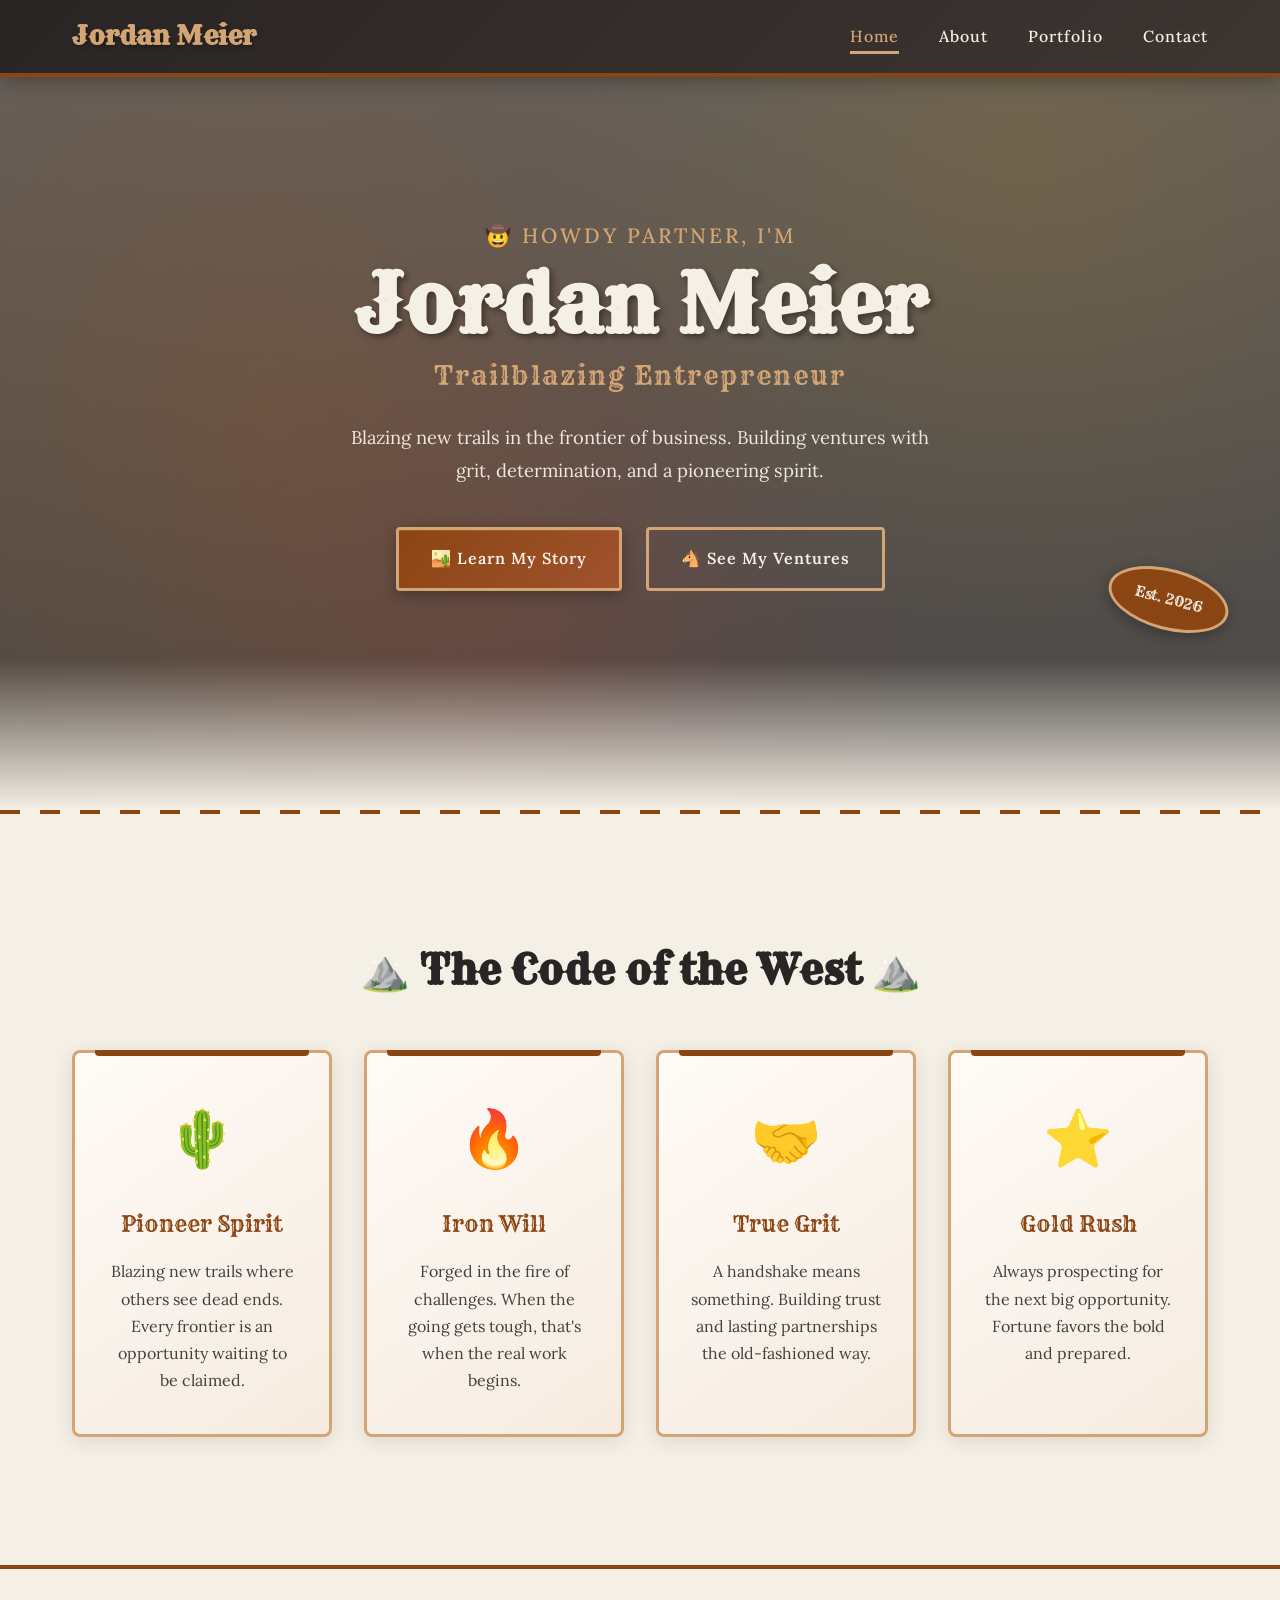
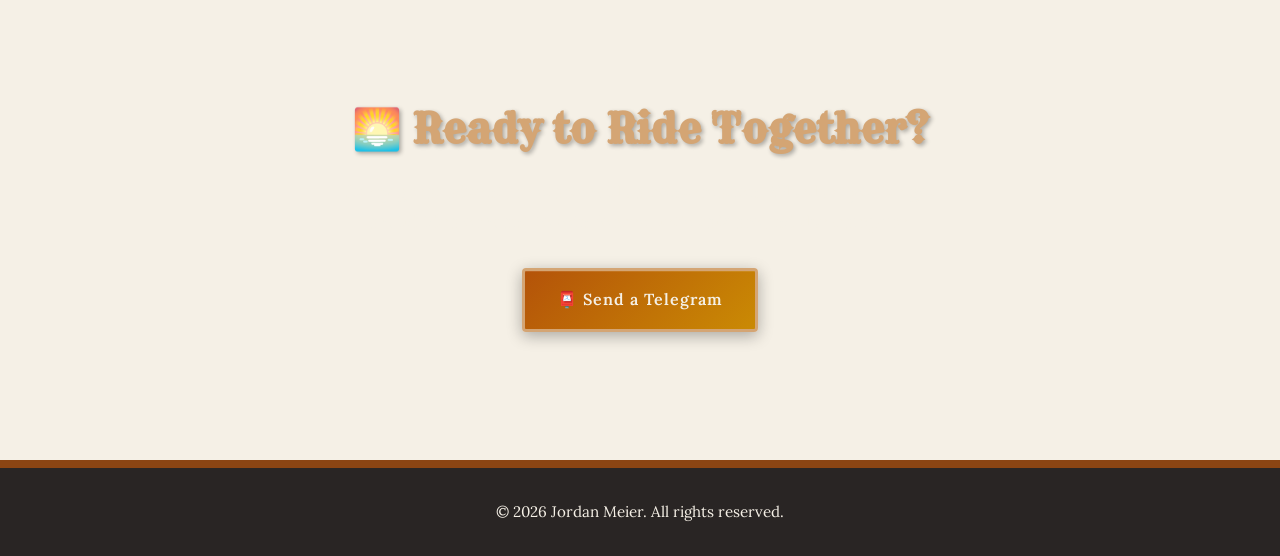
<file: index.html>
<!DOCTYPE html>
<html lang="en">
<head>
    <meta charset="UTF-8">
    <meta name="viewport" content="width=device-width, initial-scale=1.0">
    <title>Jordan Meier - Entrepreneur & Innovator</title>
    <link rel="preconnect" href="https://fonts.googleapis.com">
    <link rel="preconnect" href="https://fonts.gstatic.com" crossorigin>
    <link href="https://fonts.googleapis.com/css2?family=Lora:wght@400;500;600;700&family=Rye&display=swap" rel="stylesheet">
    <link rel="stylesheet" href="styles.css">
</head>
<body>
    <!-- Navigation Bar -->
    <nav class="navbar">
        <div class="nav-container">
            <h1 class="logo">Jordan Meier</h1>
            <ul class="nav-menu">
                <li><a href="index.html" class="active">Home</a></li>
                <li><a href="about.html">About</a></li>
                <li><a href="portfolio.html">Portfolio</a></li>
                <li><a href="contact.html">Contact</a></li>
            </ul>
        </div>
    </nav>

    <!-- Main Content -->
    <main>
        <!-- Hero Section -->
        <section class="hero">
            <div class="hero-background"></div>
            <div class="hero-overlay"></div>
            <div class="hero-content">
                <span class="hero-greeting">🤠 Howdy Partner, I'm</span>
                <h2>Jordan Meier</h2>
                <p class="hero-tagline">Trailblazing Entrepreneur</p>
                <p class="hero-description">Blazing new trails in the frontier of business. Building ventures with grit, determination, and a pioneering spirit.</p>
                <div class="hero-buttons">
                    <a href="about.html" class="btn btn-primary">🏜️ Learn My Story</a>
                    <a href="portfolio.html" class="btn btn-outline">🐴 See My Ventures</a>
                </div>
            </div>
            <div class="hero-badge">Est. 2026</div>
        </section>

        <!-- What I Do Section -->
        <section class="features">
            <div class="container">
                <h2 class="section-title">⛰️ The Code of the West ⛰️</h2>
                <div class="features-grid">
                    <div class="feature-box">
                        <div class="feature-icon">🌵</div>
                        <h3>Pioneer Spirit</h3>
                        <p>Blazing new trails where others see dead ends. Every frontier is an opportunity waiting to be claimed.</p>
                    </div>
                    <div class="feature-box">
                        <div class="feature-icon">🔥</div>
                        <h3>Iron Will</h3>
                        <p>Forged in the fire of challenges. When the going gets tough, that's when the real work begins.</p>
                    </div>
                    <div class="feature-box">
                        <div class="feature-icon">🤝</div>
                        <h3>True Grit</h3>
                        <p>A handshake means something. Building trust and lasting partnerships the old-fashioned way.</p>
                    </div>
                    <div class="feature-box">
                        <div class="feature-icon">⭐</div>
                        <h3>Gold Rush</h3>
                        <p>Always prospecting for the next big opportunity. Fortune favors the bold and prepared.</p>
                    </div>
                </div>
            </div>
        </section>

        <!-- CTA Section -->
        <section class="cta-section">
            <div class="container">
                <h2>🌅 Ready to Ride Together?</h2>
                <p>Every great adventure starts with a conversation. Whether you've got a wild idea or want to join forces, let's talk around the campfire.</p>
                <a href="contact.html" class="btn btn-primary">📮 Send a Telegram</a>
            </div>
        </section>
    </main>

    <!-- Footer -->
    <footer>
        <p>&copy; 2026 Jordan Meier. All rights reserved.</p>
    </footer>
</body>
</html>
</file>
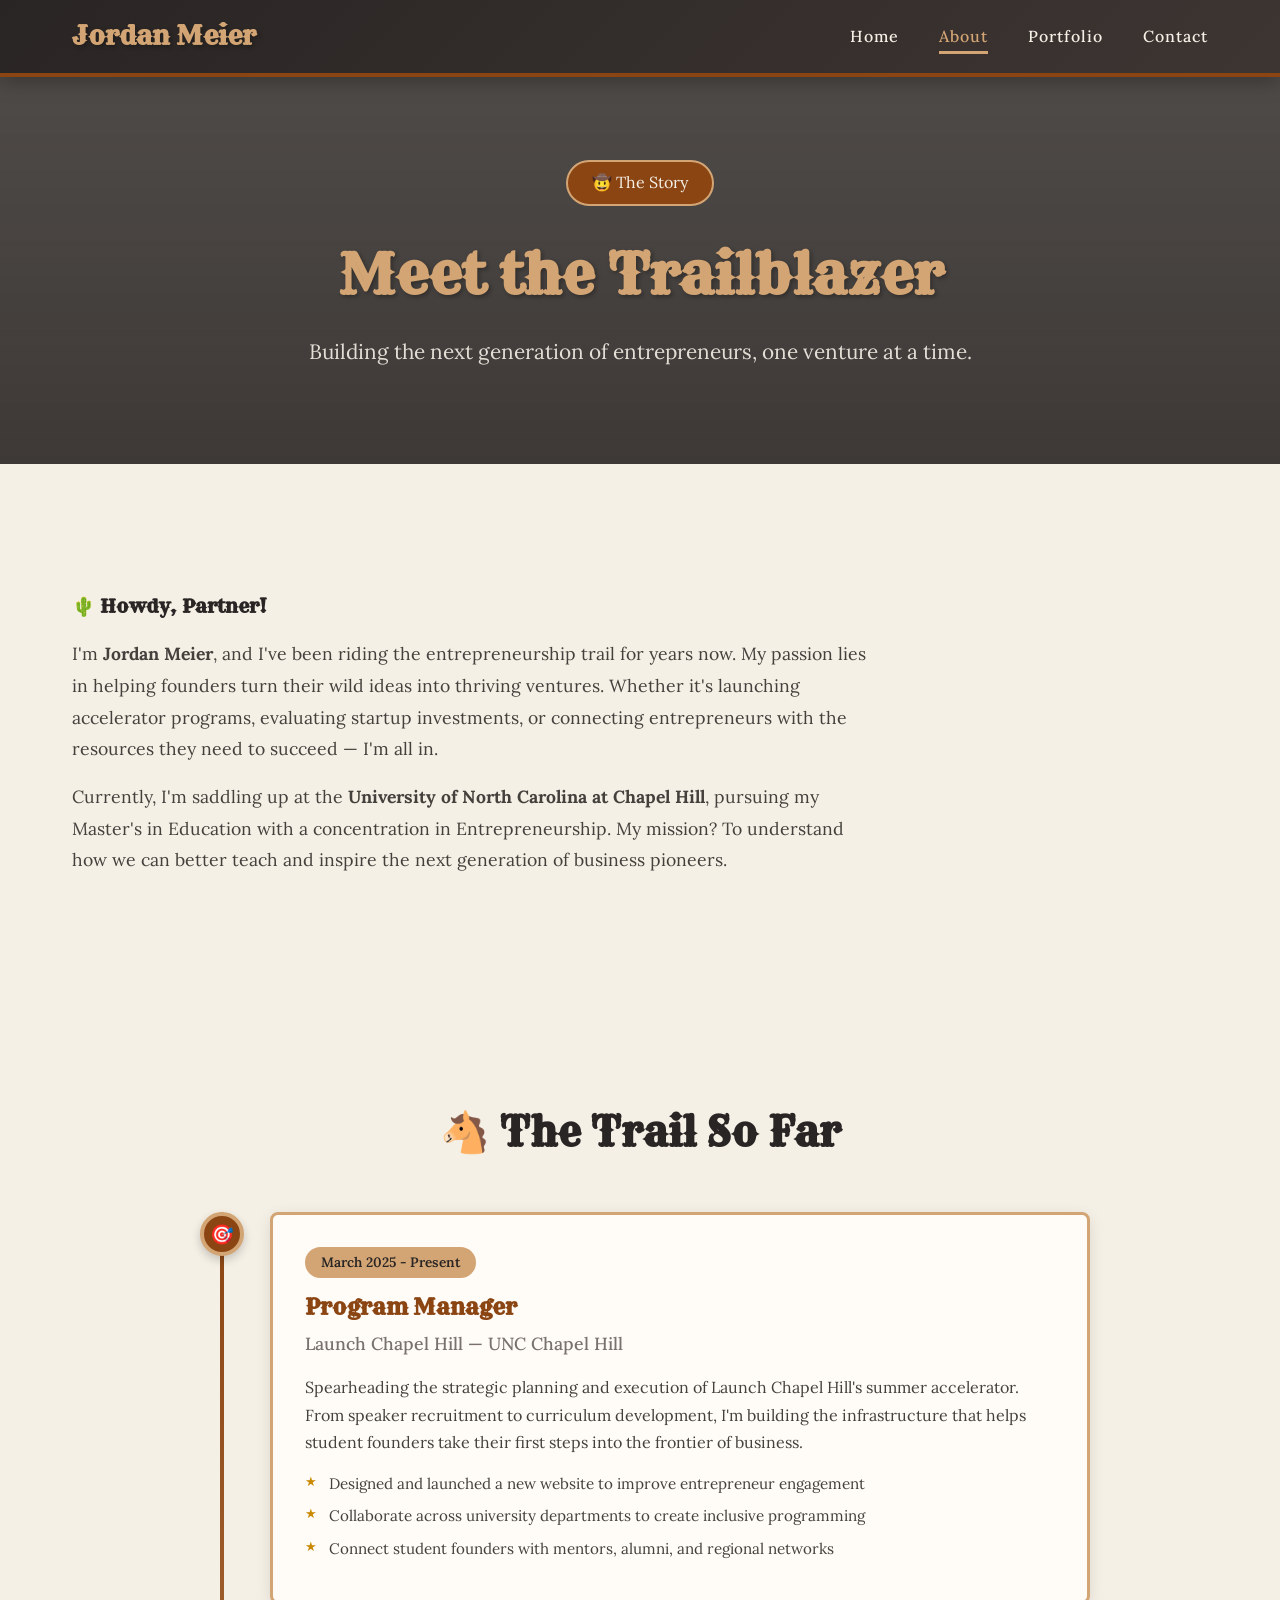
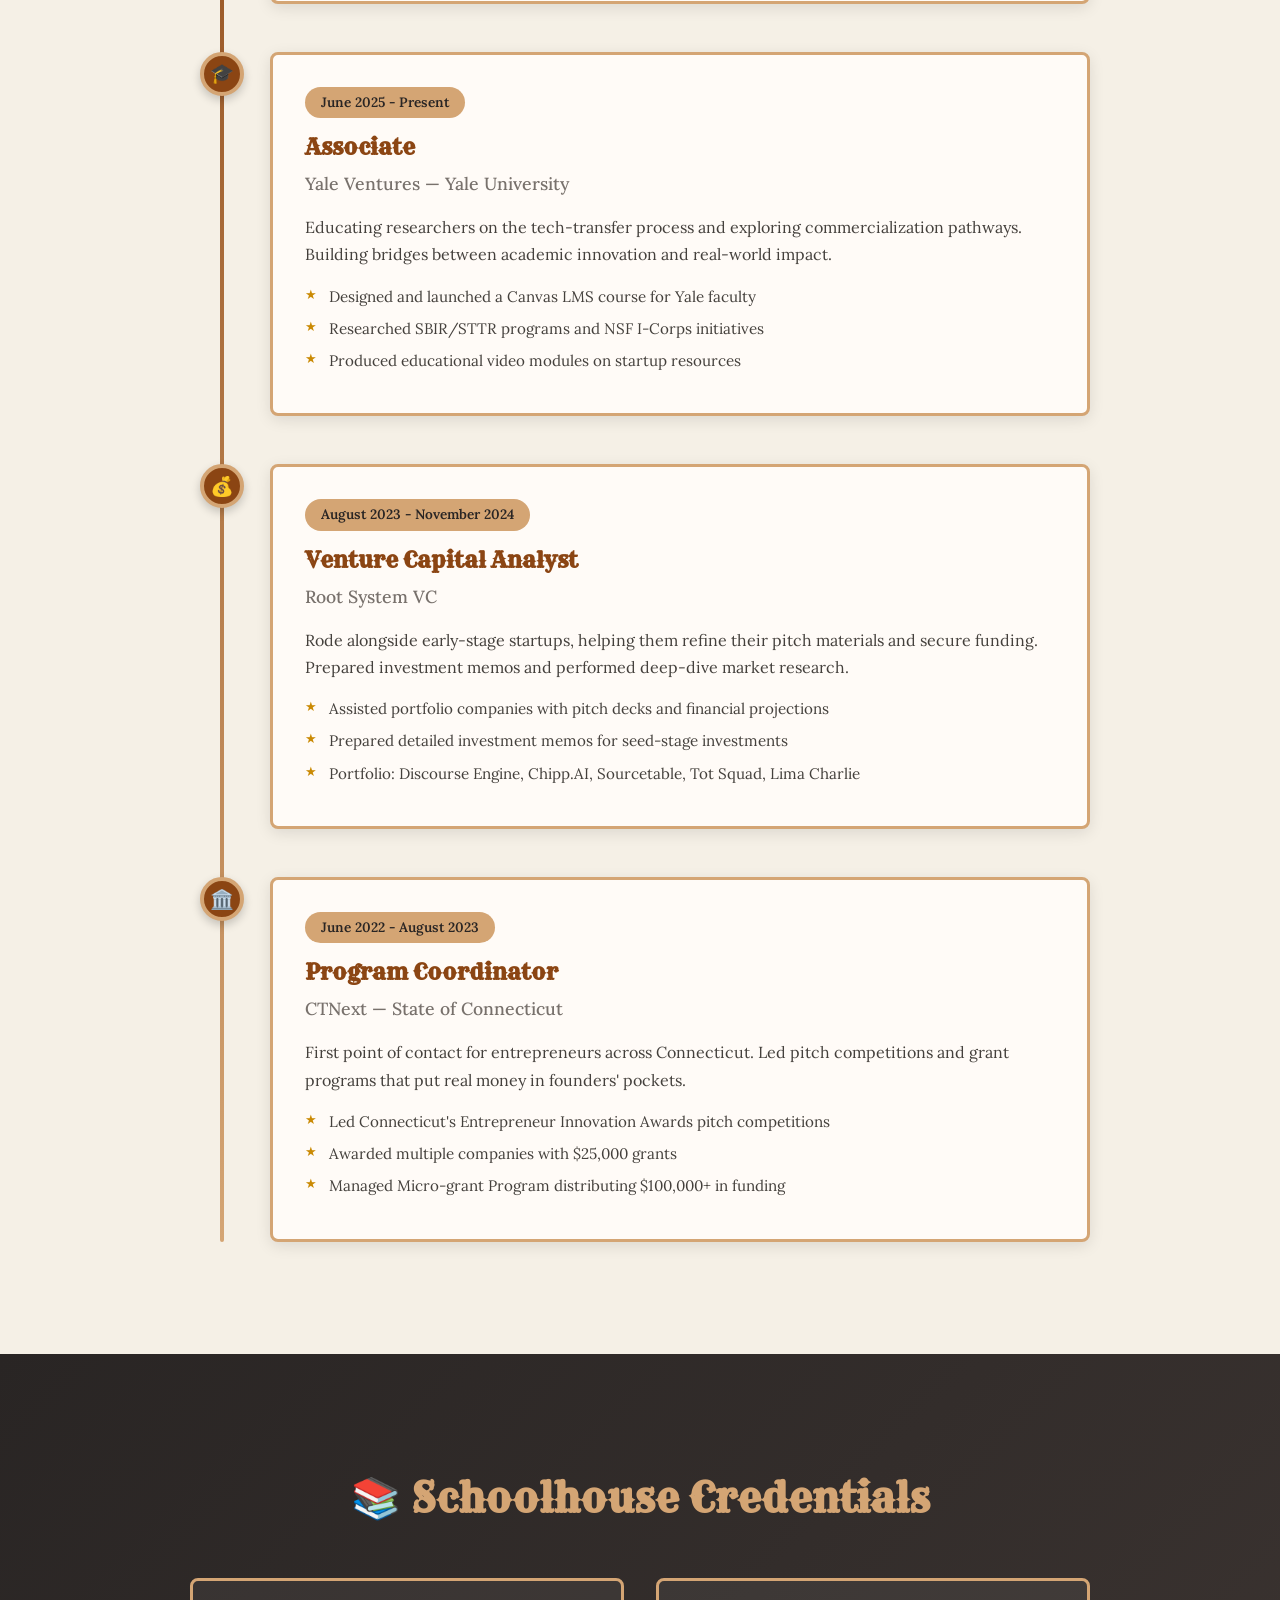
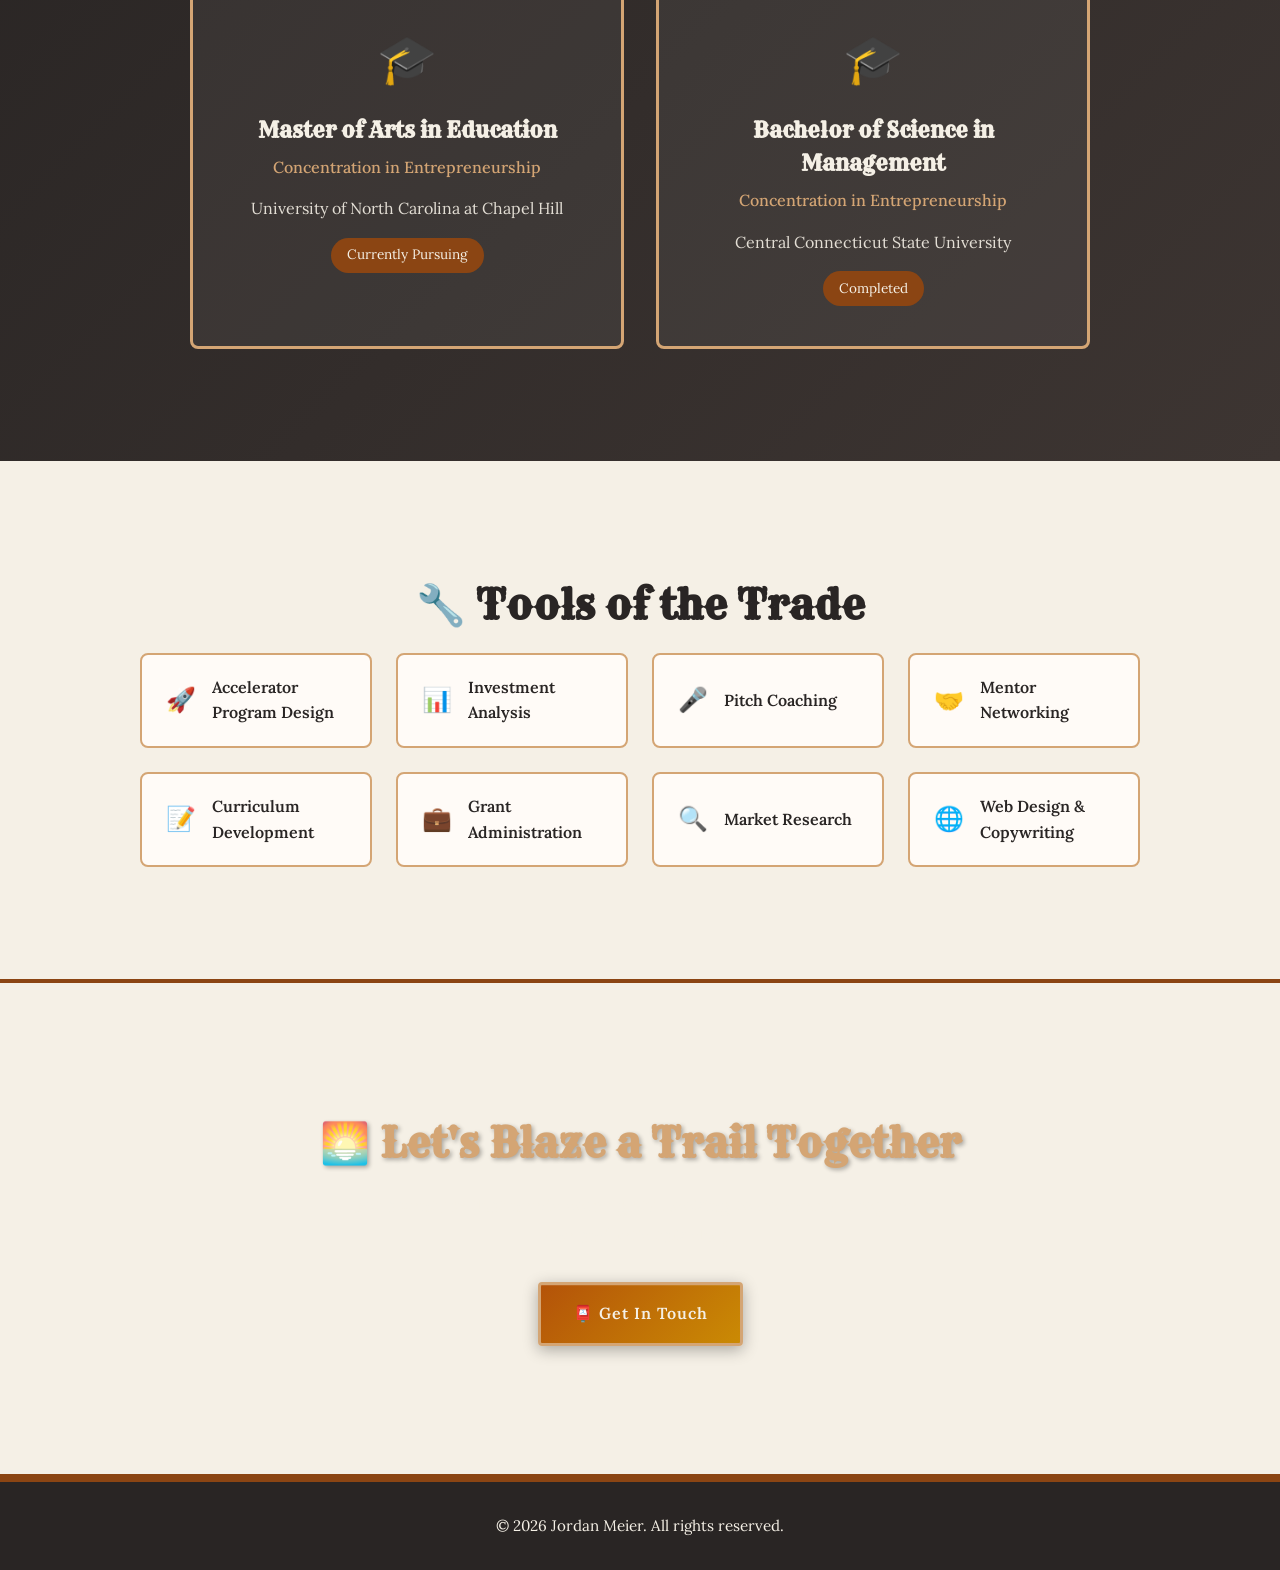
<file: about.html>
<!DOCTYPE html>
<html lang="en">
<head>
    <meta charset="UTF-8">
    <meta name="viewport" content="width=device-width, initial-scale=1.0">
    <title>About Jordan Meier - Trailblazing Entrepreneur</title>
    <link rel="preconnect" href="https://fonts.googleapis.com">
    <link rel="preconnect" href="https://fonts.gstatic.com" crossorigin>
    <link href="https://fonts.googleapis.com/css2?family=Lora:wght@400;500;600;700&family=Rye&display=swap" rel="stylesheet">
    <link rel="stylesheet" href="styles.css">
</head>
<body>
    <!-- Navigation Bar -->
    <nav class="navbar">
        <div class="nav-container">
            <h1 class="logo">Jordan Meier</h1>
            <ul class="nav-menu">
                <li><a href="index.html">Home</a></li>
                <li><a href="about.html" class="active">About</a></li>
                <li><a href="portfolio.html">Portfolio</a></li>
                <li><a href="contact.html">Contact</a></li>
            </ul>
        </div>
    </nav>

    <!-- Main Content -->
    <main>
        <!-- About Hero -->
        <section class="about-hero">
            <div class="about-hero-content">
                <span class="hero-badge-inline">🤠 The Story</span>
                <h2>Meet the Trailblazer</h2>
                <p>Building the next generation of entrepreneurs, one venture at a time.</p>
            </div>
        </section>

        <!-- Bio Section -->
        <section class="content-section">
            <div class="container">
                <div class="about-content">
                    <div class="about-text">
                        <h3>🌵 Howdy, Partner!</h3>
                        <p>
                            I'm <strong>Jordan Meier</strong>, and I've been riding the entrepreneurship trail for years now. 
                            My passion lies in helping founders turn their wild ideas into thriving ventures. Whether it's 
                            launching accelerator programs, evaluating startup investments, or connecting entrepreneurs with 
                            the resources they need to succeed — I'm all in.
                        </p>
                        <p>
                            Currently, I'm saddling up at the <strong>University of North Carolina at Chapel Hill</strong>, 
                            pursuing my Master's in Education with a concentration in Entrepreneurship. My mission? 
                            To understand how we can better teach and inspire the next generation of business pioneers.
                        </p>
                    </div>
                </div>
            </div>
        </section>

        <!-- Experience Section -->
        <section class="experience-section">
            <div class="container">
                <h2 class="section-title">🐴 The Trail So Far</h2>
                
                <div class="timeline">
                    <!-- Experience 1 -->
                    <div class="timeline-item">
                        <div class="timeline-marker">🎯</div>
                        <div class="timeline-content">
                            <span class="timeline-date">March 2025 - Present</span>
                            <h3>Program Manager</h3>
                            <h4>Launch Chapel Hill — UNC Chapel Hill</h4>
                            <p>
                                Spearheading the strategic planning and execution of Launch Chapel Hill's summer accelerator. 
                                From speaker recruitment to curriculum development, I'm building the infrastructure that helps 
                                student founders take their first steps into the frontier of business.
                            </p>
                            <ul class="experience-highlights">
                                <li>Designed and launched a new website to improve entrepreneur engagement</li>
                                <li>Collaborate across university departments to create inclusive programming</li>
                                <li>Connect student founders with mentors, alumni, and regional networks</li>
                            </ul>
                        </div>
                    </div>

                    <!-- Experience 2 -->
                    <div class="timeline-item">
                        <div class="timeline-marker">🎓</div>
                        <div class="timeline-content">
                            <span class="timeline-date">June 2025 - Present</span>
                            <h3>Associate</h3>
                            <h4>Yale Ventures — Yale University</h4>
                            <p>
                                Educating researchers on the tech-transfer process and exploring commercialization pathways. 
                                Building bridges between academic innovation and real-world impact.
                            </p>
                            <ul class="experience-highlights">
                                <li>Designed and launched a Canvas LMS course for Yale faculty</li>
                                <li>Researched SBIR/STTR programs and NSF I-Corps initiatives</li>
                                <li>Produced educational video modules on startup resources</li>
                            </ul>
                        </div>
                    </div>

                    <!-- Experience 3 -->
                    <div class="timeline-item">
                        <div class="timeline-marker">💰</div>
                        <div class="timeline-content">
                            <span class="timeline-date">August 2023 - November 2024</span>
                            <h3>Venture Capital Analyst</h3>
                            <h4>Root System VC</h4>
                            <p>
                                Rode alongside early-stage startups, helping them refine their pitch materials and secure funding. 
                                Prepared investment memos and performed deep-dive market research.
                            </p>
                            <ul class="experience-highlights">
                                <li>Assisted portfolio companies with pitch decks and financial projections</li>
                                <li>Prepared detailed investment memos for seed-stage investments</li>
                                <li>Portfolio: Discourse Engine, Chipp.AI, Sourcetable, Tot Squad, Lima Charlie</li>
                            </ul>
                        </div>
                    </div>

                    <!-- Experience 4 -->
                    <div class="timeline-item">
                        <div class="timeline-marker">🏛️</div>
                        <div class="timeline-content">
                            <span class="timeline-date">June 2022 - August 2023</span>
                            <h3>Program Coordinator</h3>
                            <h4>CTNext — State of Connecticut</h4>
                            <p>
                                First point of contact for entrepreneurs across Connecticut. Led pitch competitions 
                                and grant programs that put real money in founders' pockets.
                            </p>
                            <ul class="experience-highlights">
                                <li>Led Connecticut's Entrepreneur Innovation Awards pitch competitions</li>
                                <li>Awarded multiple companies with $25,000 grants</li>
                                <li>Managed Micro-grant Program distributing $100,000+ in funding</li>
                            </ul>
                        </div>
                    </div>
                </div>
            </div>
        </section>

        <!-- Education Section -->
        <section class="education-section">
            <div class="container">
                <h2 class="section-title">📚 Schoolhouse Credentials</h2>
                
                <div class="education-grid">
                    <div class="education-card">
                        <div class="education-icon">🎓</div>
                        <h3>Master of Arts in Education</h3>
                        <h4>Concentration in Entrepreneurship</h4>
                        <p class="school-name">University of North Carolina at Chapel Hill</p>
                        <span class="education-status">Currently Pursuing</span>
                    </div>
                    
                    <div class="education-card">
                        <div class="education-icon">🎓</div>
                        <h3>Bachelor of Science in Management</h3>
                        <h4>Concentration in Entrepreneurship</h4>
                        <p class="school-name">Central Connecticut State University</p>
                        <span class="education-status">Completed</span>
                    </div>
                </div>
            </div>
        </section>

        <!-- Skills Section -->
        <section class="content-section skills-section">
            <div class="container">
                <h2 class="section-title">🔧 Tools of the Trade</h2>
                
                <div class="skills-grid">
                    <div class="skill-item">
                        <span class="skill-icon">🚀</span>
                        <span class="skill-name">Accelerator Program Design</span>
                    </div>
                    <div class="skill-item">
                        <span class="skill-icon">📊</span>
                        <span class="skill-name">Investment Analysis</span>
                    </div>
                    <div class="skill-item">
                        <span class="skill-icon">🎤</span>
                        <span class="skill-name">Pitch Coaching</span>
                    </div>
                    <div class="skill-item">
                        <span class="skill-icon">🤝</span>
                        <span class="skill-name">Mentor Networking</span>
                    </div>
                    <div class="skill-item">
                        <span class="skill-icon">📝</span>
                        <span class="skill-name">Curriculum Development</span>
                    </div>
                    <div class="skill-item">
                        <span class="skill-icon">💼</span>
                        <span class="skill-name">Grant Administration</span>
                    </div>
                    <div class="skill-item">
                        <span class="skill-icon">🔍</span>
                        <span class="skill-name">Market Research</span>
                    </div>
                    <div class="skill-item">
                        <span class="skill-icon">🌐</span>
                        <span class="skill-name">Web Design & Copywriting</span>
                    </div>
                </div>
            </div>
        </section>

        <!-- CTA Section -->
        <section class="cta-section">
            <div class="container">
                <h2>🌅 Let's Blaze a Trail Together</h2>
                <p>Got a venture that needs some grit? Looking to connect? Drop me a line and let's talk shop.</p>
                <a href="contact.html" class="btn btn-primary">📮 Get In Touch</a>
            </div>
        </section>
    </main>

    <!-- Footer -->
    <footer>
        <p>&copy; 2026 Jordan Meier. All rights reserved.</p>
    </footer>
</body>
</html>
</file>
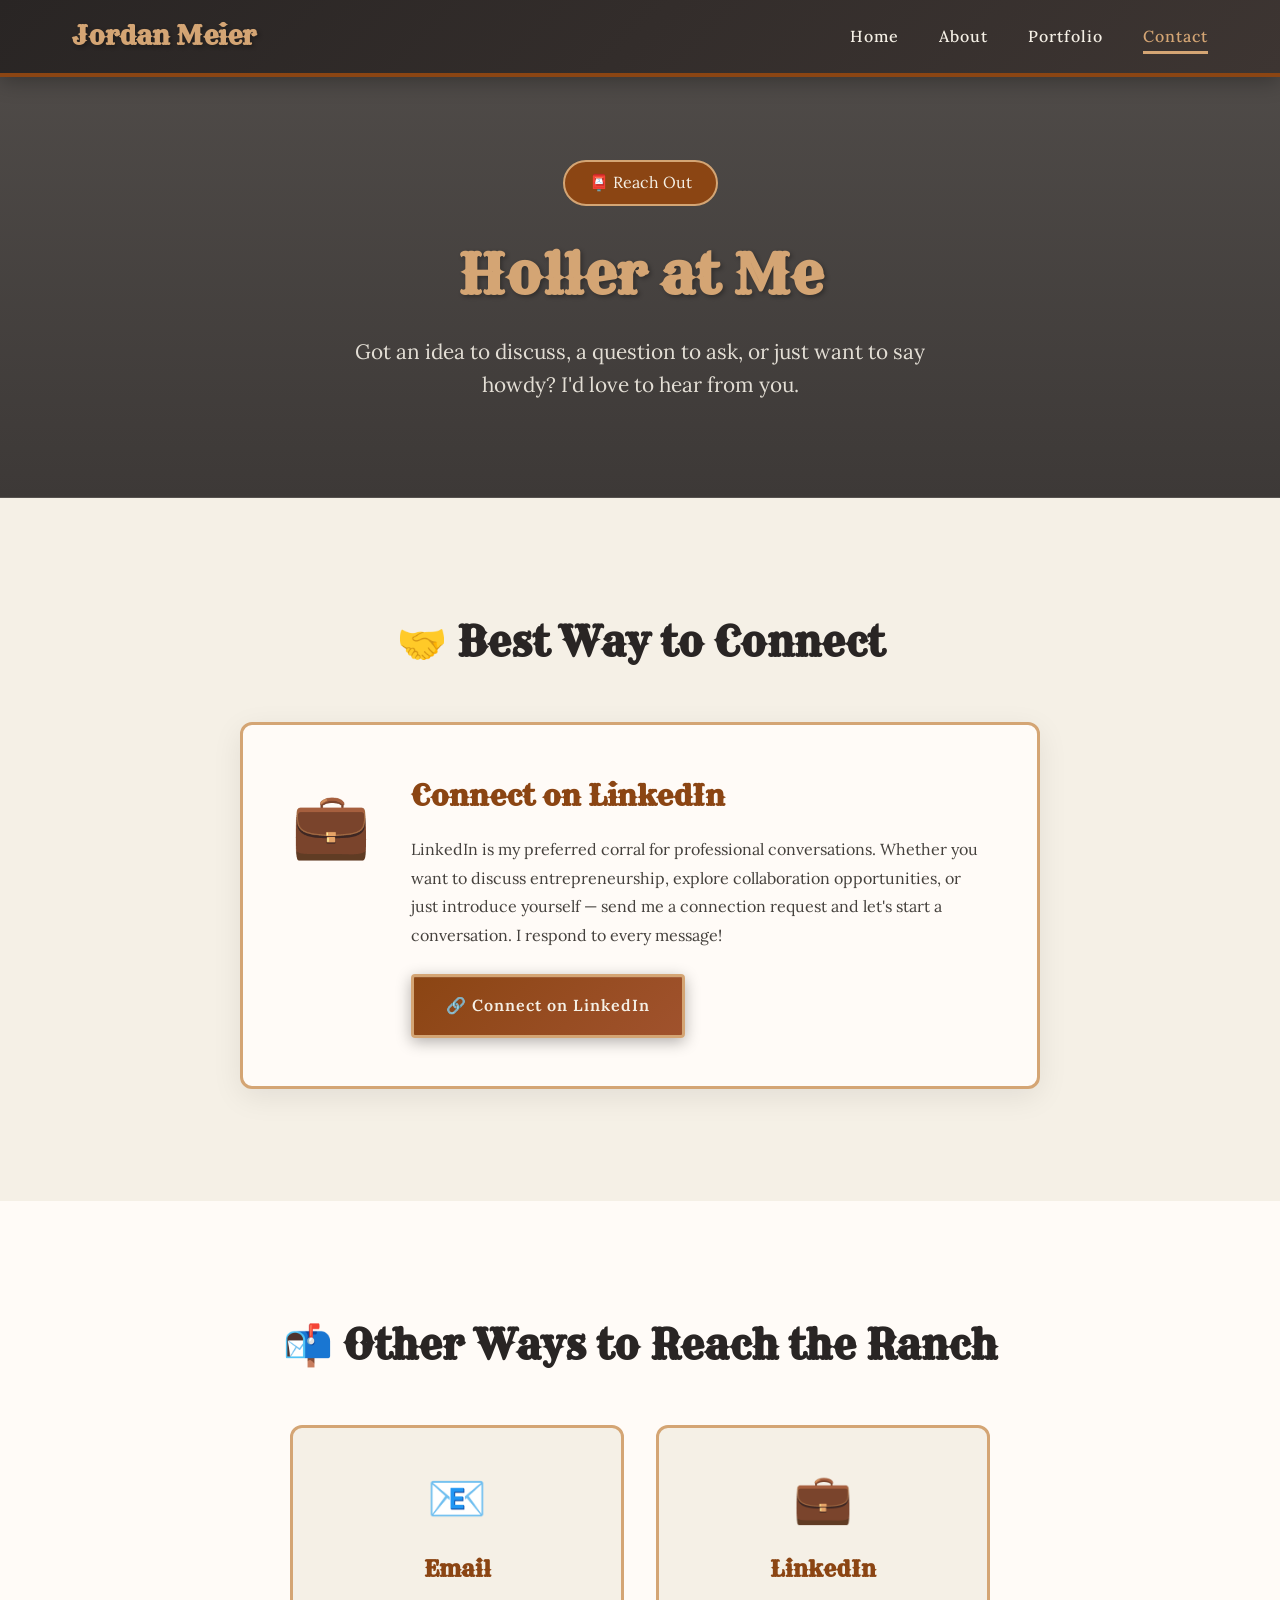
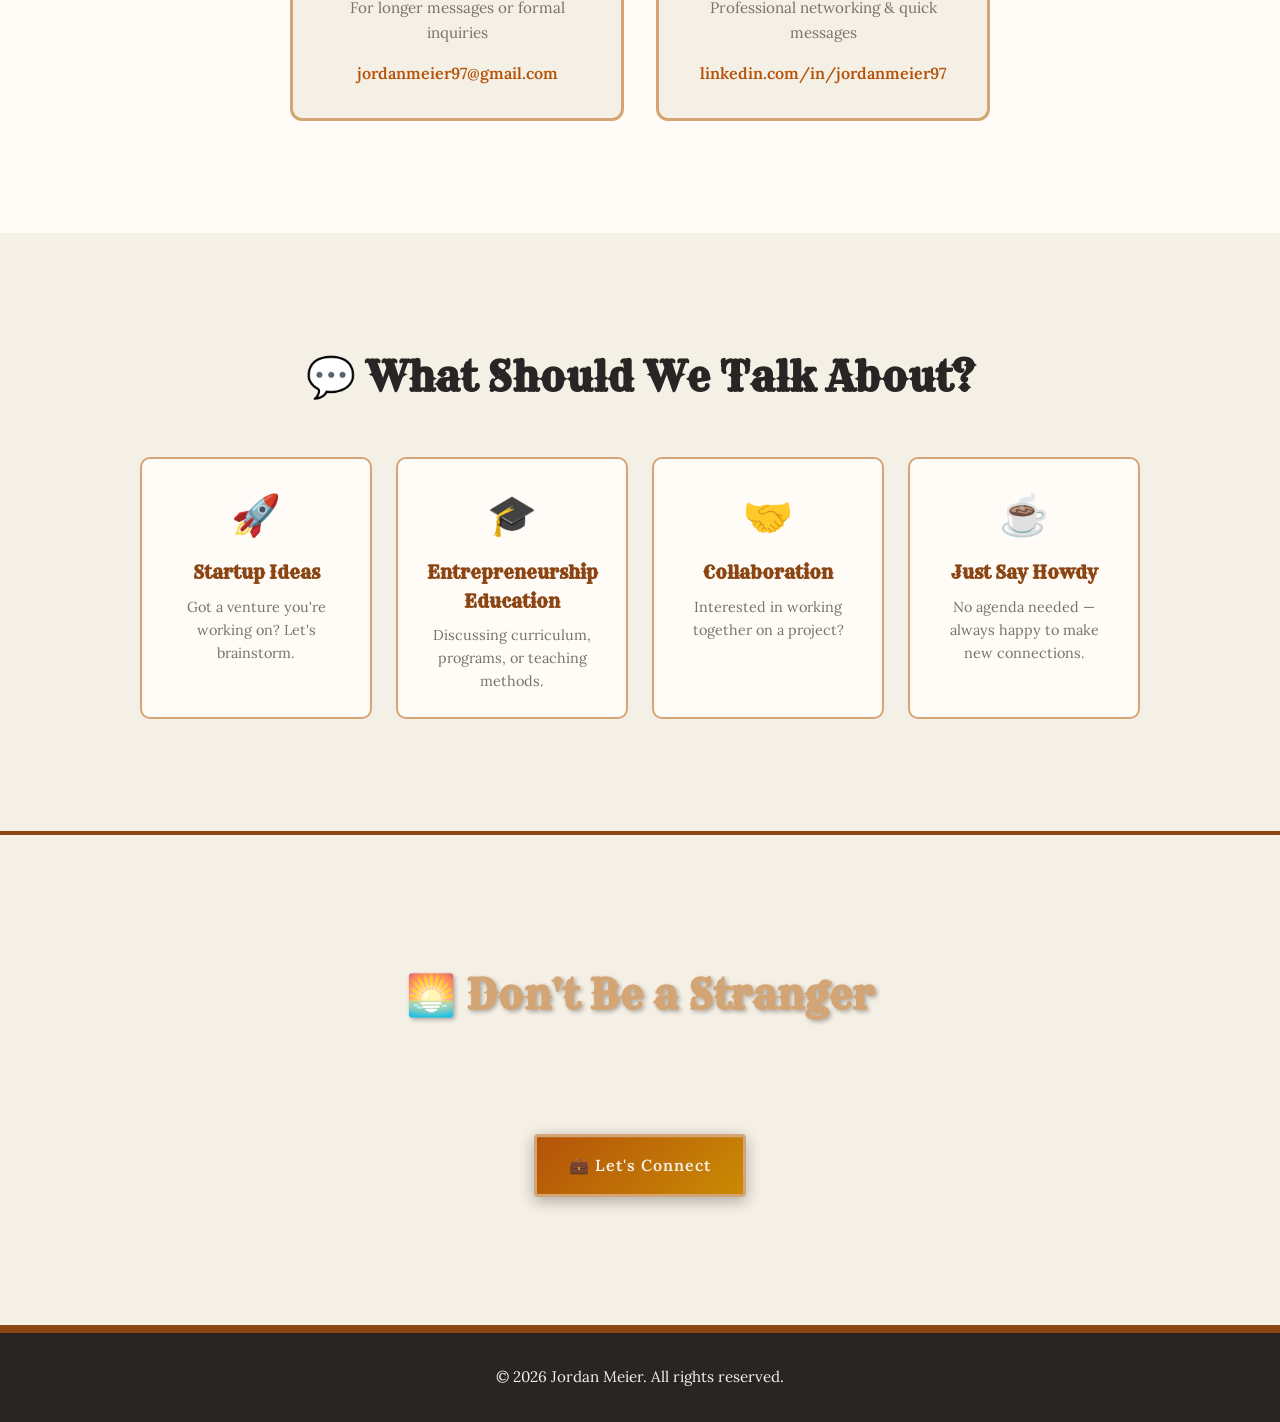
<file: contact.html>
<!DOCTYPE html>
<html lang="en">
<head>
    <meta charset="UTF-8">
    <meta name="viewport" content="width=device-width, initial-scale=1.0">
    <title>Contact Jordan Meier - Let's Connect</title>
    <link rel="preconnect" href="https://fonts.googleapis.com">
    <link rel="preconnect" href="https://fonts.gstatic.com" crossorigin>
    <link href="https://fonts.googleapis.com/css2?family=Lora:wght@400;500;600;700&family=Rye&display=swap" rel="stylesheet">
    <link rel="stylesheet" href="styles.css">
</head>
<body>
    <!-- Navigation Bar -->
    <nav class="navbar">
        <div class="nav-container">
            <h1 class="logo">Jordan Meier</h1>
            <ul class="nav-menu">
                <li><a href="index.html">Home</a></li>
                <li><a href="about.html">About</a></li>
                <li><a href="portfolio.html">Portfolio</a></li>
                <li><a href="contact.html" class="active">Contact</a></li>
            </ul>
        </div>
    </nav>

    <!-- Main Content -->
    <main>
        <!-- Contact Hero -->
        <section class="contact-hero">
            <div class="contact-hero-content">
                <span class="hero-badge-inline">📮 Reach Out</span>
                <h2>Holler at Me</h2>
                <p>Got an idea to discuss, a question to ask, or just want to say howdy? I'd love to hear from you.</p>
            </div>
        </section>

        <!-- LinkedIn Section -->
        <section class="resource-section">
            <div class="container">
                <h2 class="section-title">🤝 Best Way to Connect</h2>
                <div class="resource-card resource-card-featured contact-linkedin">
                    <div class="resource-icon-large">💼</div>
                    <div class="resource-content">
                        <h3>Connect on LinkedIn</h3>
                        <p>
                            LinkedIn is my preferred corral for professional conversations. Whether you want to 
                            discuss entrepreneurship, explore collaboration opportunities, or just introduce yourself — 
                            send me a connection request and let's start a conversation. I respond to every message!
                        </p>
                        <a href="https://www.linkedin.com/in/jordanmeier97/" target="_blank" rel="noopener noreferrer" class="btn btn-primary">
                            🔗 Connect on LinkedIn
                        </a>
                    </div>
                </div>
            </div>
        </section>

        <!-- Other Contact Methods -->
        <section class="resource-section resource-section-alt">
            <div class="container">
                <h2 class="section-title">📬 Other Ways to Reach the Ranch</h2>
                
                <div class="contact-methods-grid">
                    <div class="contact-method-card">
                        <div class="contact-method-icon">📧</div>
                        <h3>Email</h3>
                        <p>For longer messages or formal inquiries</p>
                        <a href="mailto:jordanmeier97@gmail.com" class="contact-link">jordanmeier97@gmail.com</a>
                    </div>
                    
                    <div class="contact-method-card">
                        <div class="contact-method-icon">💼</div>
                        <h3>LinkedIn</h3>
                        <p>Professional networking & quick messages</p>
                        <a href="https://www.linkedin.com/in/jordanmeier97/" target="_blank" rel="noopener noreferrer" class="contact-link">linkedin.com/in/jordanmeier97</a>
                    </div>
                </div>
            </div>
        </section>

        <!-- What to Reach Out About -->
        <section class="resource-section">
            <div class="container">
                <h2 class="section-title">💬 What Should We Talk About?</h2>
                
                <div class="topics-grid">
                    <div class="topic-card">
                        <span class="topic-icon">🚀</span>
                        <h4>Startup Ideas</h4>
                        <p>Got a venture you're working on? Let's brainstorm.</p>
                    </div>
                    <div class="topic-card">
                        <span class="topic-icon">🎓</span>
                        <h4>Entrepreneurship Education</h4>
                        <p>Discussing curriculum, programs, or teaching methods.</p>
                    </div>
                    <div class="topic-card">
                        <span class="topic-icon">🤝</span>
                        <h4>Collaboration</h4>
                        <p>Interested in working together on a project?</p>
                    </div>
                    <div class="topic-card">
                        <span class="topic-icon">☕</span>
                        <h4>Just Say Howdy</h4>
                        <p>No agenda needed — always happy to make new connections.</p>
                    </div>
                </div>
            </div>
        </section>

        <!-- CTA Section -->
        <section class="cta-section">
            <div class="container">
                <h2>🌅 Don't Be a Stranger</h2>
                <p>The trail is always better with good company. Looking forward to hearing from you, partner.</p>
                <a href="https://www.linkedin.com/in/jordanmeier97/" target="_blank" rel="noopener noreferrer" class="btn btn-primary">💼 Let's Connect</a>
            </div>
        </section>
    </main>

    <!-- Footer -->
    <footer>
        <p>&copy; 2026 Jordan Meier. All rights reserved.</p>
    </footer>
</body>
</html>
</file>
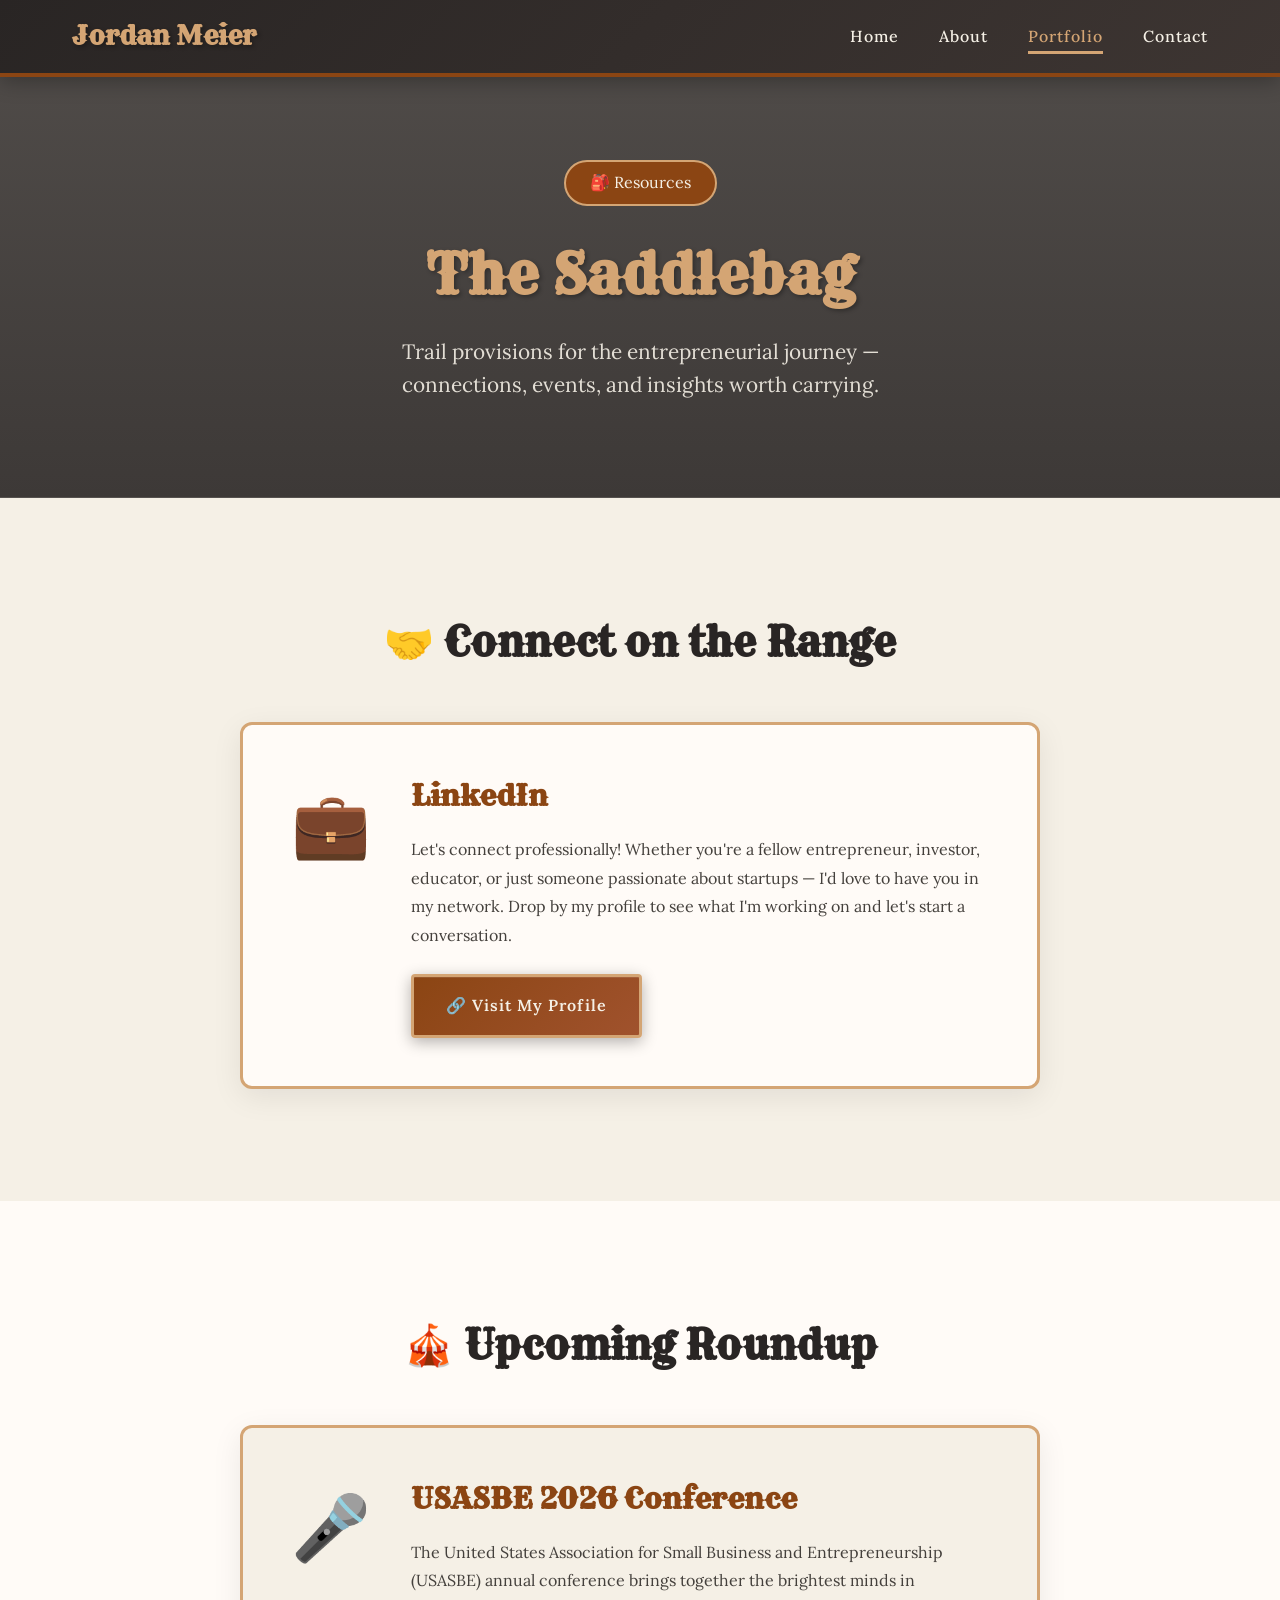
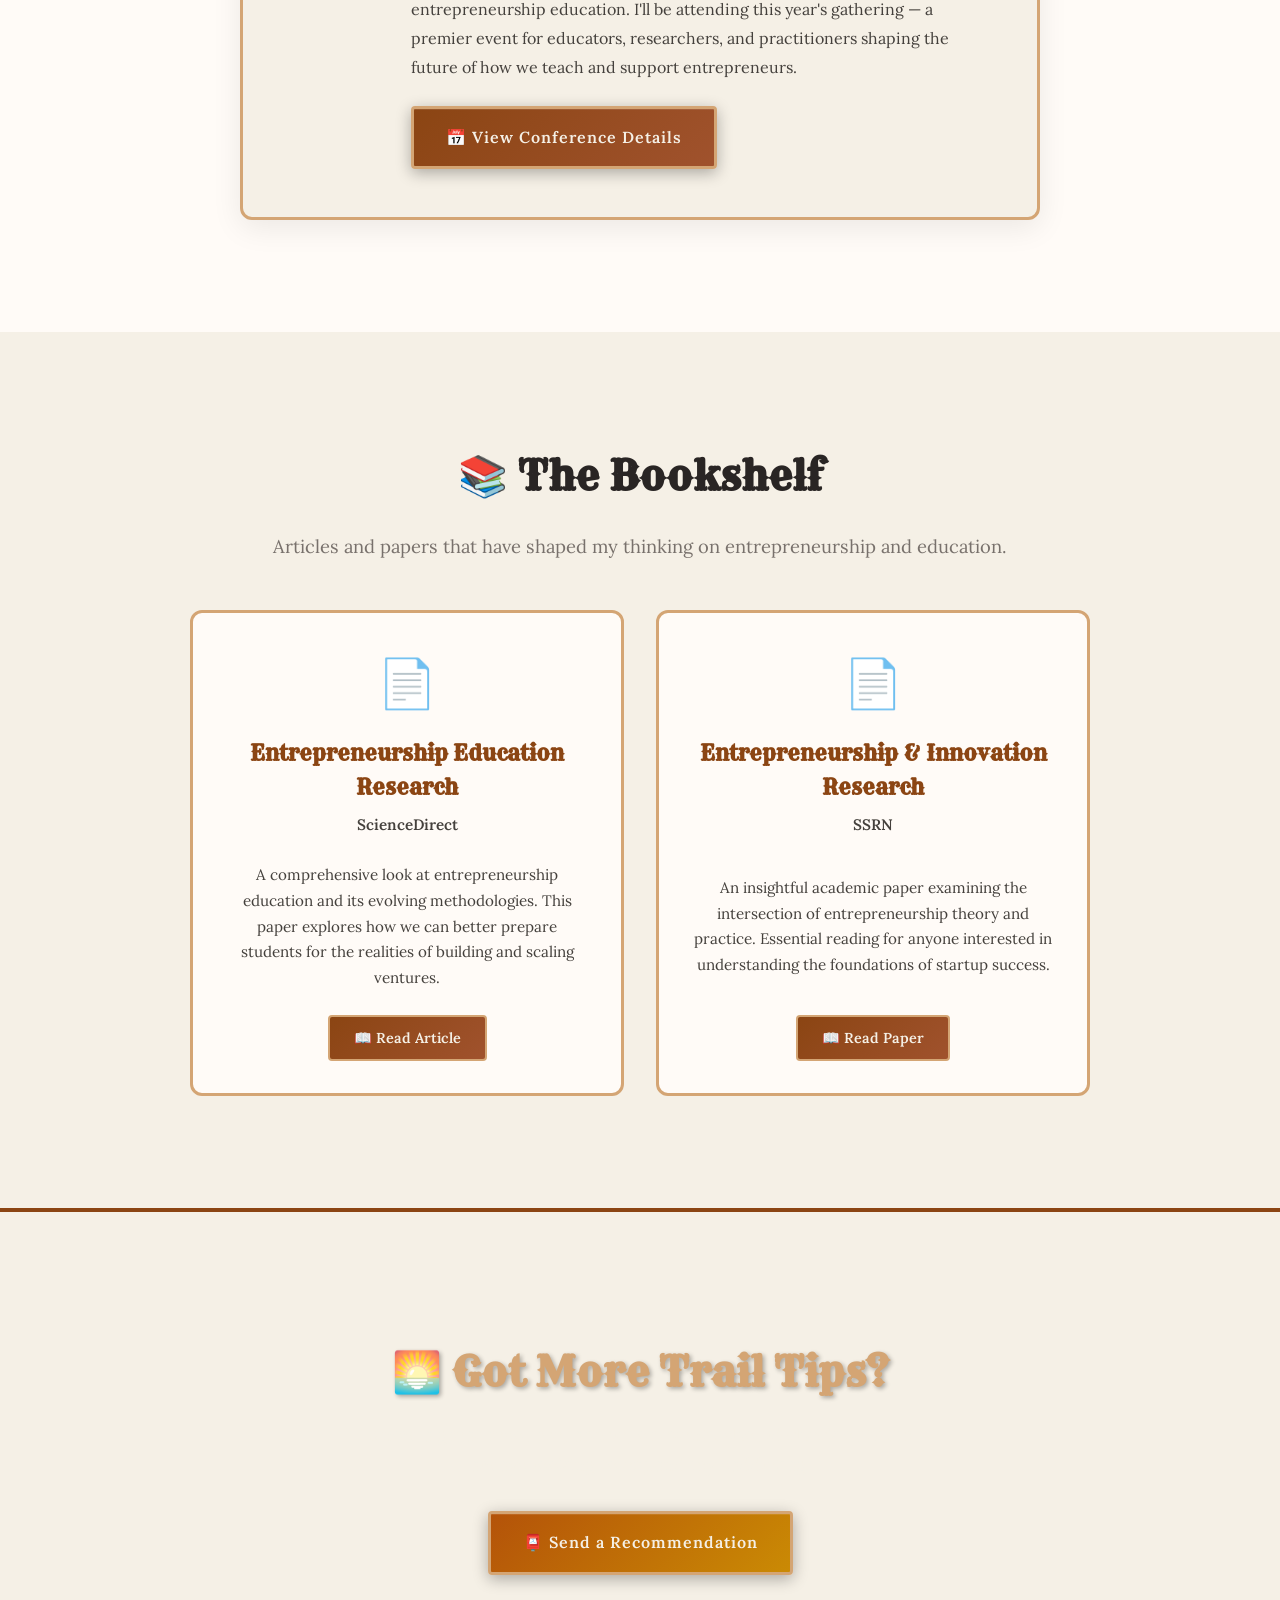
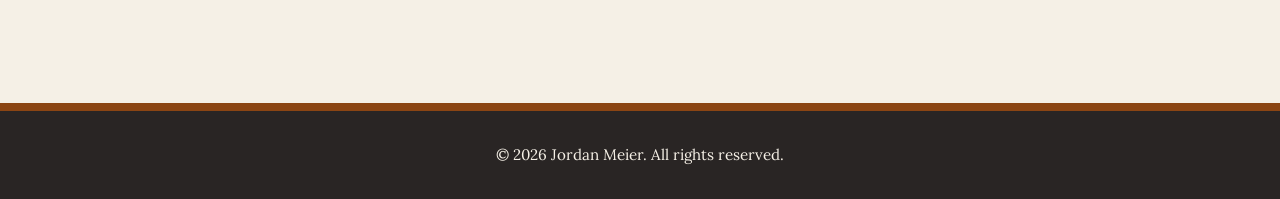
<file: portfolio.html>
<!DOCTYPE html>
<html lang="en">
<head>
    <meta charset="UTF-8">
    <meta name="viewport" content="width=device-width, initial-scale=1.0">
    <title>The Saddlebag - Jordan Meier</title>
    <link rel="preconnect" href="https://fonts.googleapis.com">
    <link rel="preconnect" href="https://fonts.gstatic.com" crossorigin>
    <link href="https://fonts.googleapis.com/css2?family=Lora:wght@400;500;600;700&family=Rye&display=swap" rel="stylesheet">
    <link rel="stylesheet" href="styles.css">
</head>
<body>
    <!-- Navigation Bar -->
    <nav class="navbar">
        <div class="nav-container">
            <h1 class="logo">Jordan Meier</h1>
            <ul class="nav-menu">
                <li><a href="index.html">Home</a></li>
                <li><a href="about.html">About</a></li>
                <li><a href="portfolio.html" class="active">Portfolio</a></li>
                <li><a href="contact.html">Contact</a></li>
            </ul>
        </div>
    </nav>

    <!-- Main Content -->
    <main>
        <!-- Portfolio Hero -->
        <section class="portfolio-hero">
            <div class="portfolio-hero-content">
                <span class="hero-badge-inline">🎒 Resources</span>
                <h2>The Saddlebag</h2>
                <p>Trail provisions for the entrepreneurial journey — connections, events, and insights worth carrying.</p>
            </div>
        </section>

        <!-- LinkedIn Section -->
        <section class="resource-section">
            <div class="container">
                <h2 class="section-title">🤝 Connect on the Range</h2>
                <div class="resource-card resource-card-featured">
                    <div class="resource-icon-large">💼</div>
                    <div class="resource-content">
                        <h3>LinkedIn</h3>
                        <p>
                            Let's connect professionally! Whether you're a fellow entrepreneur, 
                            investor, educator, or just someone passionate about startups — 
                            I'd love to have you in my network. Drop by my profile to see what 
                            I'm working on and let's start a conversation.
                        </p>
                        <a href="https://www.linkedin.com/in/jordanmeier97/" target="_blank" rel="noopener noreferrer" class="btn btn-primary">
                            🔗 Visit My Profile
                        </a>
                    </div>
                </div>
            </div>
        </section>

        <!-- Conference Section -->
        <section class="resource-section resource-section-alt">
            <div class="container">
                <h2 class="section-title">🎪 Upcoming Roundup</h2>
                <div class="resource-card resource-card-featured">
                    <div class="resource-icon-large">🎤</div>
                    <div class="resource-content">
                        <h3>USASBE 2026 Conference</h3>
                        <p>
                            The United States Association for Small Business and Entrepreneurship (USASBE) 
                            annual conference brings together the brightest minds in entrepreneurship education. 
                            I'll be attending this year's gathering — a premier event for educators, researchers, 
                            and practitioners shaping the future of how we teach and support entrepreneurs.
                        </p>
                        <a href="https://www.usasbe.org/events/usasbe2026" target="_blank" rel="noopener noreferrer" class="btn btn-primary">
                            📅 View Conference Details
                        </a>
                    </div>
                </div>
            </div>
        </section>

        <!-- Reading List Section -->
        <section class="resource-section">
            <div class="container">
                <h2 class="section-title">📚 The Bookshelf</h2>
                <p class="section-subtitle">Articles and papers that have shaped my thinking on entrepreneurship and education.</p>
                
                <div class="reading-grid">
                    <!-- Article 1 -->
                    <div class="reading-card">
                        <div class="reading-icon">📄</div>
                        <h3>Entrepreneurship Education Research</h3>
                        <p class="reading-source">ScienceDirect</p>
                        <p>
                            A comprehensive look at entrepreneurship education and its evolving methodologies. 
                            This paper explores how we can better prepare students for the realities of 
                            building and scaling ventures.
                        </p>
                        <a href="https://www.sciencedirect.com/science/article/pii/S2666920X22000054?via%3Dihub" target="_blank" rel="noopener noreferrer" class="btn-small">
                            📖 Read Article
                        </a>
                    </div>

                    <!-- Article 2 -->
                    <div class="reading-card">
                        <div class="reading-icon">📄</div>
                        <h3>Entrepreneurship & Innovation Research</h3>
                        <p class="reading-source">SSRN</p>
                        <p>
                            An insightful academic paper examining the intersection of entrepreneurship 
                            theory and practice. Essential reading for anyone interested in understanding 
                            the foundations of startup success.
                        </p>
                        <a href="https://papers.ssrn.com/sol3/papers.cfm?abstract_id=2719810" target="_blank" rel="noopener noreferrer" class="btn-small">
                            📖 Read Paper
                        </a>
                    </div>
                </div>
            </div>
        </section>

        <!-- CTA Section -->
        <section class="cta-section">
            <div class="container">
                <h2>🌅 Got More Trail Tips?</h2>
                <p>Know a great resource, article, or event I should check out? I'm always looking to expand my saddlebag.</p>
                <a href="contact.html" class="btn btn-primary">📮 Send a Recommendation</a>
            </div>
        </section>
    </main>

    <!-- Footer -->
    <footer>
        <p>&copy; 2026 Jordan Meier. All rights reserved.</p>
    </footer>
</body>
</html>
</file>
<file: styles.css>
/* ===========================
   BASIC RESET & VARIABLES
   =========================== */

* {
    margin: 0;
    padding: 0;
    box-sizing: border-box;
}

:root {
    --primary-color: #b45309;
    --primary-dark: #92400e;
    --secondary-color: #292524;
    --text-color: #44403c;
    --text-light: #78716c;
    --light-bg: #faf7f5;
    --white: #fffbf7;
    --border-color: #d6d3d1;
    --hover-color: #92400e;
    --gradient-start: #b45309;
    --gradient-end: #dc2626;
    --accent: #ca8a04;
    --leather: #8b4513;
    --sand: #d4a574;
    --rust: #a0522d;
    --cream: #f5f0e6;
}

body {
    font-family: 'Lora', Georgia, serif;
    line-height: 1.6;
    color: var(--text-color);
    overflow-x: hidden;
    background-color: var(--cream);
}

h1, h2, h3, h4, h5, h6 {
    font-family: 'Rye', 'Playfair Display', Georgia, serif;
}

/* ===========================
   NAVIGATION BAR
   =========================== */

.navbar {
    background: linear-gradient(135deg, var(--secondary-color) 0%, #3d3532 100%);
    border-bottom: 4px solid var(--leather);
    color: var(--cream);
    padding: 1rem 0;
    position: fixed;
    top: 0;
    left: 0;
    right: 0;
    z-index: 1000;
    box-shadow: 0 4px 20px rgba(0,0,0,0.3);
}

.nav-container {
    max-width: 1200px;
    margin: 0 auto;
    padding: 0 2rem;
    display: flex;
    justify-content: space-between;
    align-items: center;
}

.logo {
    font-size: 1.6rem;
    font-weight: 700;
    color: var(--sand);
    text-shadow: 2px 2px 4px rgba(0,0,0,0.3);
    font-family: 'Rye', serif;
}

.nav-menu {
    display: flex;
    list-style: none;
    gap: 2.5rem;
}

.nav-menu a {
    color: var(--cream);
    text-decoration: none;
    transition: all 0.3s ease;
    font-weight: 500;
    font-size: 1rem;
    font-family: 'Lora', serif;
    position: relative;
    padding: 0.5rem 0;
    letter-spacing: 1px;
}

.nav-menu a::after {
    content: '';
    position: absolute;
    bottom: 0;
    left: 0;
    width: 0;
    height: 3px;
    background: var(--sand);
    transition: width 0.3s ease;
}

.nav-menu a:hover::after,
.nav-menu a.active::after {
    width: 100%;
}

.nav-menu a:hover,
.nav-menu a.active {
    color: var(--sand);
}

/* ===========================
   MAIN CONTENT
   =========================== */

main {
    min-height: calc(100vh - 200px);
}

.container {
    max-width: 1200px;
    margin: 0 auto;
    padding: 2rem;
}

/* Offset for fixed navbar on non-hero pages */
.content-section:first-child {
    padding-top: 6rem;
}

/* ===========================
   HERO SECTION (HOME PAGE)
   =========================== */

.hero {
    position: relative;
    min-height: 90vh;
    display: flex;
    align-items: center;
    justify-content: center;
    color: var(--cream);
    padding: 6rem 2rem;
    text-align: center;
    background: 
        linear-gradient(to bottom, rgba(41, 37, 36, 0.7) 0%, rgba(41, 37, 36, 0.85) 100%),
        url('https://images.unsplash.com/photo-1500534314209-a25ddb2bd429?w=1920&q=80');
    background-size: cover;
    background-position: center;
    background-attachment: fixed;
    overflow: hidden;
}

.hero-background {
    position: absolute;
    top: 0;
    left: 0;
    right: 0;
    bottom: 0;
    background-image: 
        radial-gradient(circle at 20% 50%, rgba(180, 83, 9, 0.2) 0%, transparent 50%),
        radial-gradient(circle at 80% 20%, rgba(202, 138, 4, 0.15) 0%, transparent 40%),
        radial-gradient(circle at 40% 80%, rgba(220, 38, 38, 0.1) 0%, transparent 40%);
    animation: flicker 8s ease-in-out infinite;
}

.hero-overlay {
    position: absolute;
    bottom: 0;
    left: 0;
    right: 0;
    height: 150px;
    background: linear-gradient(to top, var(--cream) 0%, transparent 100%);
}

.hero-badge {
    position: absolute;
    bottom: 180px;
    right: 50px;
    background: var(--leather);
    color: var(--cream);
    padding: 1rem 1.5rem;
    border-radius: 50%;
    font-family: 'Rye', serif;
    font-size: 0.9rem;
    border: 3px solid var(--sand);
    box-shadow: 0 4px 15px rgba(0,0,0,0.3);
    transform: rotate(15deg);
}

@keyframes flicker {
    0%, 100% { opacity: 1; }
    50% { opacity: 0.8; }
}

.hero-content {
    position: relative;
    z-index: 1;
    max-width: 800px;
    animation: fadeInUp 1s ease-out;
}

@keyframes fadeInUp {
    from {
        opacity: 0;
        transform: translateY(30px);
    }
    to {
        opacity: 1;
        transform: translateY(0);
    }
}

.hero-greeting {
    display: block;
    font-size: 1.3rem;
    font-weight: 500;
    letter-spacing: 3px;
    text-transform: uppercase;
    margin-bottom: 0.5rem;
    color: var(--sand);
    font-family: 'Lora', serif;
}

.hero-content h2 {
    font-size: 5rem;
    font-weight: 700;
    margin-bottom: 0.5rem;
    line-height: 1.1;
    text-shadow: 3px 3px 6px rgba(0,0,0,0.4);
    color: var(--cream);
}

.hero-tagline {
    font-size: 1.6rem;
    font-weight: 500;
    margin-bottom: 1.5rem;
    color: var(--sand);
    font-family: 'Rye', serif;
    letter-spacing: 2px;
}

.hero-description {
    font-size: 1.15rem;
    margin-bottom: 2.5rem;
    max-width: 600px;
    margin-left: auto;
    margin-right: auto;
    opacity: 0.95;
    line-height: 1.8;
    color: var(--cream);
}

.hero-buttons {
    display: flex;
    gap: 1.5rem;
    justify-content: center;
    flex-wrap: wrap;
}

/* ===========================
   BUTTONS
   =========================== */

.btn {
    display: inline-block;
    padding: 1rem 2rem;
    text-decoration: none;
    border-radius: 4px;
    font-weight: 600;
    font-size: 1rem;
    transition: all 0.3s ease;
    cursor: pointer;
    font-family: 'Lora', serif;
    letter-spacing: 1px;
}

.btn-primary {
    background: linear-gradient(135deg, var(--leather) 0%, var(--rust) 100%);
    color: var(--cream);
    border: 3px solid var(--sand);
    box-shadow: 0 4px 15px rgba(0,0,0,0.3), inset 0 1px 0 rgba(255,255,255,0.1);
}

.btn-primary:hover {
    transform: translateY(-3px);
    box-shadow: 0 8px 25px rgba(0,0,0,0.4), inset 0 1px 0 rgba(255,255,255,0.1);
    background: linear-gradient(135deg, var(--rust) 0%, var(--leather) 100%);
}

.btn-outline {
    background-color: transparent;
    color: var(--cream);
    border: 3px solid var(--sand);
}

.btn-outline:hover {
    background-color: var(--sand);
    color: var(--secondary-color);
    transform: translateY(-3px);
}

.btn-small {
    display: inline-block;
    background: linear-gradient(135deg, var(--leather) 0%, var(--rust) 100%);
    color: var(--cream);
    padding: 0.6rem 1.5rem;
    text-decoration: none;
    border-radius: 4px;
    transition: all 0.3s ease;
    font-size: 0.9rem;
    font-weight: 600;
    font-family: 'Lora', serif;
    border: 2px solid var(--sand);
}

.btn-small:hover {
    background: linear-gradient(135deg, var(--rust) 0%, var(--leather) 100%);
    transform: translateY(-2px);
    box-shadow: 0 4px 12px rgba(139, 69, 19, 0.4);
}

/* ===========================
   FEATURES SECTION
   =========================== */

.features {
    background: var(--cream);
    padding: 6rem 2rem;
    position: relative;
}

.features::before {
    content: '';
    position: absolute;
    top: 0;
    left: 0;
    right: 0;
    height: 4px;
    background: repeating-linear-gradient(
        90deg,
        var(--leather) 0px,
        var(--leather) 20px,
        transparent 20px,
        transparent 40px
    );
}

.section-title {
    text-align: center;
    font-size: 2.5rem;
    color: var(--secondary-color);
    margin-bottom: 3rem;
    font-family: 'Rye', serif;
}

.features-grid {
    display: grid;
    grid-template-columns: repeat(auto-fit, minmax(260px, 1fr));
    gap: 2rem;
    max-width: 1200px;
    margin: 0 auto;
}

.feature-box {
    background: linear-gradient(145deg, var(--white) 0%, #f5ebe0 100%);
    padding: 2.5rem 2rem;
    border-radius: 8px;
    text-align: center;
    box-shadow: 0 4px 20px rgba(0,0,0,0.1);
    transition: all 0.4s ease;
    border: 3px solid var(--sand);
    position: relative;
}

.feature-box::before {
    content: '';
    position: absolute;
    top: -3px;
    left: 20px;
    right: 20px;
    height: 6px;
    background: var(--leather);
    border-radius: 0 0 4px 4px;
}

.feature-box:hover {
    transform: translateY(-8px);
    box-shadow: 0 12px 40px rgba(139, 69, 19, 0.2);
    border-color: var(--leather);
}

.feature-icon {
    font-size: 3.5rem;
    margin-bottom: 1.5rem;
    display: block;
}

.feature-box h3 {
    font-size: 1.4rem;
    margin-bottom: 1rem;
    color: var(--leather);
    font-family: 'Rye', serif;
    font-weight: 400;
}

.feature-box p {
    color: var(--text-color);
    line-height: 1.7;
    font-family: 'Lora', serif;
}

/* ===========================
   CONTENT SECTIONS
   =========================== */

.content-section {
    padding: 4rem 2rem;
}

.content-section h2 {
    font-size: 2.5rem;
    color: var(--secondary-color);
    margin-bottom: 1rem;
}

.subtitle {
    font-size: 1.2rem;
    color: #666;
    margin-bottom: 3rem;
}

/* ===========================
   ABOUT PAGE
   =========================== */

.about-content {
    max-width: 800px;
}

.about-text h3 {
    color: var(--secondary-color);
    margin-top: 2rem;
    margin-bottom: 1rem;
}

.about-text p {
    margin-bottom: 1rem;
    font-size: 1.1rem;
    line-height: 1.8;
}

.skills-list {
    list-style: none;
    padding: 0;
}

.skills-list li {
    background-color: var(--light-bg);
    padding: 1rem;
    margin-bottom: 0.5rem;
    border-left: 4px solid var(--primary-color);
    border-radius: 5px;
}

/* ===========================
   PORTFOLIO PAGE
   =========================== */

.portfolio-grid {
    display: grid;
    grid-template-columns: repeat(auto-fit, minmax(280px, 1fr));
    gap: 2rem;
    margin-top: 2rem;
}

.portfolio-item {
    background-color: var(--white);
    border-radius: 10px;
    overflow: hidden;
    box-shadow: 0 2px 10px rgba(0,0,0,0.1);
    transition: transform 0.3s, box-shadow 0.3s;
}

.portfolio-item:hover {
    transform: translateY(-5px);
    box-shadow: 0 5px 20px rgba(0,0,0,0.15);
}

.portfolio-image {
    width: 100%;
    height: 200px;
    background-color: var(--light-bg);
    display: flex;
    align-items: center;
    justify-content: center;
}

.placeholder-image {
    font-size: 1.2rem;
    color: #999;
    font-weight: bold;
}

.portfolio-item h3 {
    padding: 1rem 1rem 0.5rem 1rem;
    color: var(--secondary-color);
}

.portfolio-item p {
    padding: 0 1rem 1rem 1rem;
    color: #666;
}

.portfolio-item .btn-small {
    margin: 0 1rem 1rem 1rem;
}

/* ===========================
   CONTACT PAGE
   =========================== */

.contact-container {
    display: grid;
    grid-template-columns: repeat(auto-fit, minmax(300px, 1fr));
    gap: 3rem;
    margin-top: 2rem;
}

.contact-info {
    background-color: var(--light-bg);
    padding: 2rem;
    border-radius: 10px;
}

.contact-info h3 {
    color: var(--secondary-color);
    margin-bottom: 1.5rem;
}

.info-item {
    margin-bottom: 1.5rem;
}

.info-item strong {
    display: block;
    color: var(--secondary-color);
    margin-bottom: 0.3rem;
}

.info-item a {
    color: var(--primary-color);
    text-decoration: none;
}

.info-item a:hover {
    text-decoration: underline;
}

/* Form Styling */
.contact-form {
    background-color: var(--white);
    padding: 2rem;
    border-radius: 10px;
    box-shadow: 0 2px 10px rgba(0,0,0,0.1);
}

.contact-form h3 {
    color: var(--secondary-color);
    margin-bottom: 1rem;
}

.form-note {
    font-size: 0.9rem;
    color: #666;
    margin-bottom: 1.5rem;
}

.form-group {
    margin-bottom: 1.5rem;
}

.form-group label {
    display: block;
    margin-bottom: 0.5rem;
    color: var(--secondary-color);
    font-weight: 500;
}

.form-group input,
.form-group textarea {
    width: 100%;
    padding: 0.8rem;
    border: 1px solid var(--border-color);
    border-radius: 5px;
    font-size: 1rem;
    font-family: inherit;
}

.form-group input:focus,
.form-group textarea:focus {
    outline: none;
    border-color: var(--primary-color);
}

/* ===========================
   CTA SECTION
   =========================== */

.cta-section {
    background: 
        linear-gradient(135deg, rgba(41, 37, 36, 0.92) 0%, rgba(61, 53, 50, 0.95) 100%),
        url('https://images.unsplash.com/photo-1506905925346-21bda4d32df4?w=1920&q=80');
    background-size: cover;
    background-position: center;
    background-attachment: fixed;
    color: var(--cream);
    padding: 6rem 2rem;
    text-align: center;
    border-top: 4px solid var(--leather);
    border-bottom: 4px solid var(--leather);
}

.cta-section h2 {
    font-size: 2.5rem;
    margin-bottom: 1rem;
    font-family: 'Rye', serif;
    color: var(--sand);
    text-shadow: 2px 2px 4px rgba(0,0,0,0.3);
}

.cta-section p {
    font-size: 1.15rem;
    opacity: 0.95;
    margin-bottom: 2rem;
    max-width: 600px;
    margin-left: auto;
    margin-right: auto;
    font-family: 'Lora', serif;
}

.cta-section .btn-primary {
    background: linear-gradient(135deg, var(--primary-color), var(--accent));
    border-color: var(--sand);
    color: var(--cream);
}

.cta-section .btn-primary:hover {
    box-shadow: 0 8px 30px rgba(180, 83, 9, 0.5);
}

/* ===========================
   FOOTER
   =========================== */

footer {
    background: var(--secondary-color);
    color: var(--cream);
    text-align: center;
    padding: 2rem;
    margin-top: 0;
    font-family: 'Lora', serif;
    font-size: 0.95rem;
    border-top: 4px solid var(--leather);
}

/* ===========================
   ABOUT PAGE HERO
   =========================== */

.about-hero {
    background: 
        linear-gradient(to bottom, rgba(41, 37, 36, 0.8) 0%, rgba(41, 37, 36, 0.9) 100%),
        url('https://images.unsplash.com/photo-1506905925346-21bda4d32df4?w=1920&q=80');
    background-size: cover;
    background-position: center;
    padding: 10rem 2rem 6rem;
    text-align: center;
    color: var(--cream);
}

.about-hero-content {
    max-width: 800px;
    margin: 0 auto;
}

.hero-badge-inline {
    display: inline-block;
    background: var(--leather);
    color: var(--cream);
    padding: 0.5rem 1.5rem;
    border-radius: 50px;
    font-family: 'Lora', serif;
    font-size: 1rem;
    margin-bottom: 1.5rem;
    border: 2px solid var(--sand);
}

.about-hero h2 {
    font-size: 3.5rem;
    font-family: 'Rye', serif;
    color: var(--sand);
    margin-bottom: 1rem;
    text-shadow: 2px 2px 4px rgba(0,0,0,0.3);
}

.about-hero p {
    font-size: 1.3rem;
    opacity: 0.9;
    font-family: 'Lora', serif;
}

/* ===========================
   EXPERIENCE TIMELINE
   =========================== */

.experience-section {
    background: var(--cream);
    padding: 5rem 2rem;
}

.timeline {
    max-width: 900px;
    margin: 0 auto;
    position: relative;
}

.timeline::before {
    content: '';
    position: absolute;
    left: 30px;
    top: 0;
    bottom: 0;
    width: 4px;
    background: linear-gradient(to bottom, var(--leather), var(--sand));
    border-radius: 2px;
}

.timeline-item {
    position: relative;
    padding-left: 80px;
    padding-bottom: 3rem;
}

.timeline-item:last-child {
    padding-bottom: 0;
}

.timeline-marker {
    position: absolute;
    left: 10px;
    top: 0;
    width: 44px;
    height: 44px;
    background: var(--leather);
    border: 4px solid var(--sand);
    border-radius: 50%;
    display: flex;
    align-items: center;
    justify-content: center;
    font-size: 1.2rem;
    box-shadow: 0 4px 10px rgba(0,0,0,0.2);
}

.timeline-content {
    background: var(--white);
    padding: 2rem;
    border-radius: 8px;
    border: 3px solid var(--sand);
    box-shadow: 0 4px 15px rgba(0,0,0,0.1);
    transition: all 0.3s ease;
}

.timeline-content:hover {
    transform: translateX(5px);
    box-shadow: 0 6px 20px rgba(139, 69, 19, 0.15);
}

.timeline-date {
    display: inline-block;
    background: var(--sand);
    color: var(--secondary-color);
    padding: 0.3rem 1rem;
    border-radius: 50px;
    font-size: 0.85rem;
    font-weight: 600;
    margin-bottom: 0.75rem;
    font-family: 'Lora', serif;
}

.timeline-content h3 {
    font-family: 'Rye', serif;
    font-size: 1.4rem;
    color: var(--leather);
    margin-bottom: 0.25rem;
}

.timeline-content h4 {
    font-family: 'Lora', serif;
    font-size: 1.1rem;
    color: var(--text-light);
    font-weight: 500;
    margin-bottom: 1rem;
}

.timeline-content p {
    color: var(--text-color);
    line-height: 1.7;
    margin-bottom: 1rem;
}

.experience-highlights {
    list-style: none;
    padding: 0;
}

.experience-highlights li {
    position: relative;
    padding-left: 1.5rem;
    margin-bottom: 0.5rem;
    color: var(--text-color);
    font-size: 0.95rem;
}

.experience-highlights li::before {
    content: '★';
    position: absolute;
    left: 0;
    color: var(--accent);
    font-size: 0.8rem;
}

/* ===========================
   EDUCATION SECTION
   =========================== */

.education-section {
    background: linear-gradient(135deg, var(--secondary-color) 0%, #3d3532 100%);
    padding: 5rem 2rem;
}

.education-section .section-title {
    color: var(--sand);
}

.education-grid {
    display: grid;
    grid-template-columns: repeat(auto-fit, minmax(300px, 1fr));
    gap: 2rem;
    max-width: 900px;
    margin: 0 auto;
}

.education-card {
    background: rgba(255, 251, 247, 0.05);
    border: 3px solid var(--sand);
    border-radius: 8px;
    padding: 2.5rem 2rem;
    text-align: center;
    transition: all 0.3s ease;
}

.education-card:hover {
    background: rgba(255, 251, 247, 0.1);
    transform: translateY(-5px);
}

.education-icon {
    font-size: 3rem;
    margin-bottom: 1rem;
}

.education-card h3 {
    font-family: 'Rye', serif;
    font-size: 1.3rem;
    color: var(--cream);
    margin-bottom: 0.5rem;
}

.education-card h4 {
    font-family: 'Lora', serif;
    font-size: 1rem;
    color: var(--sand);
    font-weight: 500;
    margin-bottom: 1rem;
}

.school-name {
    color: var(--cream);
    opacity: 0.9;
    font-family: 'Lora', serif;
    margin-bottom: 1rem;
}

.education-status {
    display: inline-block;
    background: var(--leather);
    color: var(--cream);
    padding: 0.4rem 1rem;
    border-radius: 50px;
    font-size: 0.85rem;
    font-family: 'Lora', serif;
}

/* ===========================
   SKILLS SECTION
   =========================== */

.skills-section {
    background: var(--cream);
    padding: 5rem 2rem;
}

.skills-grid {
    display: grid;
    grid-template-columns: repeat(auto-fit, minmax(220px, 1fr));
    gap: 1.5rem;
    max-width: 1000px;
    margin: 0 auto;
}

.skill-item {
    display: flex;
    align-items: center;
    gap: 1rem;
    background: var(--white);
    padding: 1.25rem 1.5rem;
    border-radius: 8px;
    border: 2px solid var(--sand);
    transition: all 0.3s ease;
}

.skill-item:hover {
    border-color: var(--leather);
    transform: translateY(-3px);
    box-shadow: 0 4px 12px rgba(139, 69, 19, 0.15);
}

.skill-icon {
    font-size: 1.5rem;
}

.skill-name {
    font-family: 'Lora', serif;
    font-weight: 600;
    color: var(--secondary-color);
}

/* ===========================
   PORTFOLIO PAGE
   =========================== */

.portfolio-hero {
    background: 
        linear-gradient(to bottom, rgba(41, 37, 36, 0.8) 0%, rgba(41, 37, 36, 0.9) 100%),
        url('https://images.unsplash.com/photo-1464822759023-fed622ff2c3b?w=1920&q=80');
    background-size: cover;
    background-position: center;
    padding: 10rem 2rem 6rem;
    text-align: center;
    color: var(--cream);
}

.portfolio-hero-content {
    max-width: 800px;
    margin: 0 auto;
}

.portfolio-hero h2 {
    font-size: 3.5rem;
    font-family: 'Rye', serif;
    color: var(--sand);
    margin-bottom: 1rem;
    text-shadow: 2px 2px 4px rgba(0,0,0,0.3);
}

.portfolio-hero p {
    font-size: 1.3rem;
    opacity: 0.9;
    font-family: 'Lora', serif;
    max-width: 600px;
    margin: 0 auto;
}

/* Resource Sections */
.resource-section {
    padding: 5rem 2rem;
    background: var(--cream);
}

.resource-section-alt {
    background: var(--white);
}

.section-subtitle {
    text-align: center;
    font-size: 1.15rem;
    color: var(--text-light);
    margin-top: -1.5rem;
    margin-bottom: 3rem;
    font-family: 'Lora', serif;
}

/* Featured Resource Cards */
.resource-card {
    background: var(--white);
    border: 3px solid var(--sand);
    border-radius: 12px;
    padding: 3rem;
    max-width: 800px;
    margin: 0 auto;
    box-shadow: 0 8px 30px rgba(0,0,0,0.08);
    transition: all 0.3s ease;
}

.resource-card:hover {
    transform: translateY(-5px);
    box-shadow: 0 12px 40px rgba(139, 69, 19, 0.15);
    border-color: var(--leather);
}

.resource-card-featured {
    display: flex;
    gap: 2.5rem;
    align-items: flex-start;
}

.resource-icon-large {
    font-size: 4rem;
    flex-shrink: 0;
}

.resource-content h3 {
    font-family: 'Rye', serif;
    font-size: 1.8rem;
    color: var(--leather);
    margin-bottom: 1rem;
}

.resource-content p {
    font-family: 'Lora', serif;
    color: var(--text-color);
    line-height: 1.8;
    margin-bottom: 1.5rem;
}

.resource-section-alt .resource-card {
    background: var(--cream);
}

/* Reading Grid */
.reading-grid {
    display: grid;
    grid-template-columns: repeat(auto-fit, minmax(320px, 1fr));
    gap: 2rem;
    max-width: 900px;
    margin: 0 auto;
}

.reading-card {
    background: var(--white);
    border: 3px solid var(--sand);
    border-radius: 12px;
    padding: 2rem;
    text-align: center;
    transition: all 0.3s ease;
    display: flex;
    flex-direction: column;
}

.reading-card:hover {
    transform: translateY(-5px);
    box-shadow: 0 12px 40px rgba(139, 69, 19, 0.15);
    border-color: var(--leather);
}

.reading-icon {
    font-size: 3rem;
    margin-bottom: 1rem;
}

.reading-card h3 {
    font-family: 'Rye', serif;
    font-size: 1.3rem;
    color: var(--leather);
    margin-bottom: 0.5rem;
}

.reading-source {
    font-family: 'Lora', serif;
    font-size: 0.9rem;
    color: var(--accent);
    font-weight: 600;
    margin-bottom: 1rem;
}

.reading-card p {
    font-family: 'Lora', serif;
    color: var(--text-color);
    line-height: 1.7;
    font-size: 0.95rem;
    flex-grow: 1;
    margin-bottom: 1.5rem;
}

.reading-card .btn-small {
    align-self: center;
}

/* ===========================
   CONTACT PAGE
   =========================== */

.contact-hero {
    background: 
        linear-gradient(to bottom, rgba(41, 37, 36, 0.8) 0%, rgba(41, 37, 36, 0.9) 100%),
        url('https://images.unsplash.com/photo-1501785888041-af3ef285b470?w=1920&q=80');
    background-size: cover;
    background-position: center;
    padding: 10rem 2rem 6rem;
    text-align: center;
    color: var(--cream);
}

.contact-hero-content {
    max-width: 800px;
    margin: 0 auto;
}

.contact-hero h2 {
    font-size: 3.5rem;
    font-family: 'Rye', serif;
    color: var(--sand);
    margin-bottom: 1rem;
    text-shadow: 2px 2px 4px rgba(0,0,0,0.3);
}

.contact-hero p {
    font-size: 1.3rem;
    opacity: 0.9;
    font-family: 'Lora', serif;
    max-width: 600px;
    margin: 0 auto;
}

/* Contact Methods Grid */
.contact-methods-grid {
    display: grid;
    grid-template-columns: repeat(auto-fit, minmax(280px, 1fr));
    gap: 2rem;
    max-width: 700px;
    margin: 0 auto;
}

.contact-method-card {
    background: var(--cream);
    border: 3px solid var(--sand);
    border-radius: 12px;
    padding: 2rem;
    text-align: center;
    transition: all 0.3s ease;
}

.contact-method-card:hover {
    transform: translateY(-5px);
    box-shadow: 0 12px 40px rgba(139, 69, 19, 0.15);
    border-color: var(--leather);
}

.contact-method-icon {
    font-size: 3rem;
    margin-bottom: 1rem;
}

.contact-method-card h3 {
    font-family: 'Rye', serif;
    font-size: 1.4rem;
    color: var(--leather);
    margin-bottom: 0.5rem;
}

.contact-method-card p {
    font-family: 'Lora', serif;
    color: var(--text-light);
    font-size: 0.95rem;
    margin-bottom: 1rem;
}

.contact-link {
    font-family: 'Lora', serif;
    color: var(--primary-color);
    text-decoration: none;
    font-weight: 600;
    transition: color 0.3s ease;
}

.contact-link:hover {
    color: var(--leather);
    text-decoration: underline;
}

/* Topics Grid */
.topics-grid {
    display: grid;
    grid-template-columns: repeat(auto-fit, minmax(220px, 1fr));
    gap: 1.5rem;
    max-width: 1000px;
    margin: 0 auto;
}

.topic-card {
    background: var(--white);
    border: 2px solid var(--sand);
    border-radius: 10px;
    padding: 1.5rem;
    text-align: center;
    transition: all 0.3s ease;
}

.topic-card:hover {
    border-color: var(--leather);
    transform: translateY(-3px);
    box-shadow: 0 8px 25px rgba(139, 69, 19, 0.12);
}

.topic-icon {
    font-size: 2.5rem;
    display: block;
    margin-bottom: 0.75rem;
}

.topic-card h4 {
    font-family: 'Rye', serif;
    font-size: 1.1rem;
    color: var(--leather);
    margin-bottom: 0.5rem;
}

.topic-card p {
    font-family: 'Lora', serif;
    color: var(--text-light);
    font-size: 0.9rem;
    line-height: 1.6;
}

/* ===========================
   RESPONSIVE DESIGN
   =========================== */

@media (max-width: 768px) {
    .navbar {
        padding: 0.8rem 0;
    }
    
    .nav-container {
        flex-direction: column;
        gap: 0.8rem;
    }
    
    .nav-menu {
        gap: 1.2rem;
    }
    
    .hero {
        min-height: 100vh;
        padding-top: 8rem;
        background-attachment: scroll;
    }
    
    .hero-content h2 {
        font-size: 2.8rem;
    }
    
    .hero-tagline {
        font-size: 1.2rem;
    }
    
    .hero-description {
        font-size: 1rem;
    }
    
    .hero-buttons {
        flex-direction: column;
        align-items: center;
    }
    
    .hero-badge {
        bottom: auto;
        top: 120px;
        right: 20px;
        font-size: 0.75rem;
        padding: 0.8rem 1rem;
    }
    
    .btn {
        width: 100%;
        max-width: 280px;
        text-align: center;
    }
    
    .section-title {
        font-size: 1.8rem;
    }
    
    .content-section h2 {
        font-size: 2rem;
    }
    
    .cta-section h2 {
        font-size: 1.6rem;
    }
    
    .cta-section {
        background-attachment: scroll;
    }
    
    .features {
        padding: 4rem 1.5rem;
    }
    
    .cta-section {
        padding: 4rem 1.5rem;
    }
    
    /* About page responsive */
    .about-hero {
        padding: 8rem 1.5rem 4rem;
    }
    
    .about-hero h2 {
        font-size: 2.5rem;
    }
    
    .about-hero p {
        font-size: 1.1rem;
    }
    
    .timeline::before {
        left: 20px;
    }
    
    .timeline-item {
        padding-left: 60px;
    }
    
    .timeline-marker {
        left: 0;
        width: 40px;
        height: 40px;
        font-size: 1rem;
    }
    
    .timeline-content {
        padding: 1.5rem;
    }
    
    .timeline-content h3 {
        font-size: 1.2rem;
    }
    
    .education-section,
    .experience-section,
    .skills-section {
        padding: 3rem 1.5rem;
    }
    
    .education-card {
        padding: 2rem 1.5rem;
    }
    
    .skills-grid {
        grid-template-columns: 1fr;
    }
    
    /* Portfolio page responsive */
    .portfolio-hero {
        padding: 8rem 1.5rem 4rem;
    }
    
    .portfolio-hero h2 {
        font-size: 2.5rem;
    }
    
    .portfolio-hero p {
        font-size: 1.1rem;
    }
    
    .resource-section {
        padding: 3rem 1.5rem;
    }
    
    .resource-card {
        padding: 2rem;
    }
    
    .resource-card-featured {
        flex-direction: column;
        text-align: center;
        gap: 1.5rem;
    }
    
    .resource-content h3 {
        font-size: 1.5rem;
    }
    
    .reading-grid {
        grid-template-columns: 1fr;
    }
    
    .reading-card {
        padding: 1.5rem;
    }
    
    /* Contact page responsive */
    .contact-hero {
        padding: 8rem 1.5rem 4rem;
    }
    
    .contact-hero h2 {
        font-size: 2.5rem;
    }
    
    .contact-hero p {
        font-size: 1.1rem;
    }
    
    .contact-methods-grid {
        grid-template-columns: 1fr;
    }
    
    .topics-grid {
        grid-template-columns: 1fr 1fr;
        gap: 1rem;
    }
    
    .topic-card {
        padding: 1.25rem;
    }
    
    .topic-icon {
        font-size: 2rem;
    }
}
</file>
